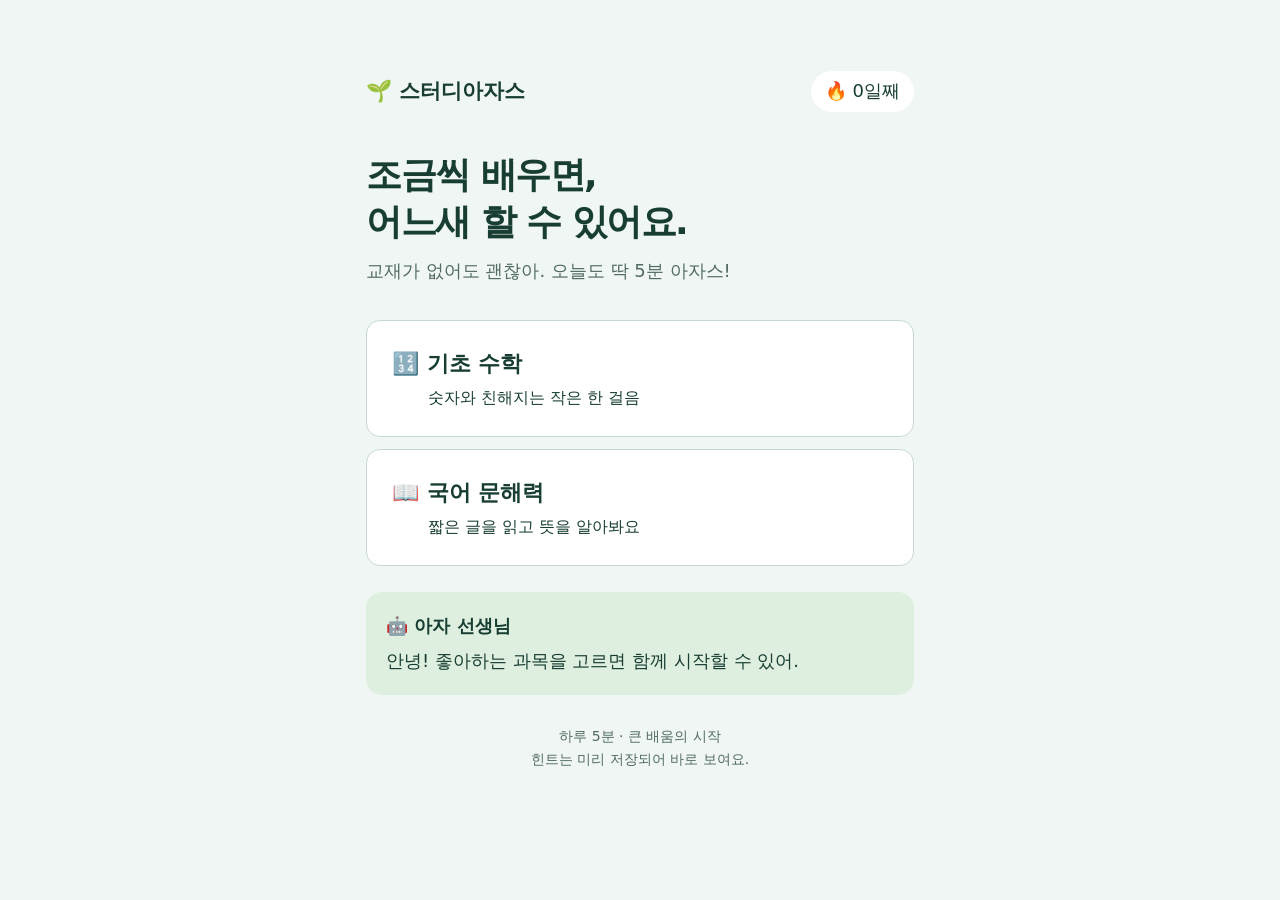
<file: index.html>
<!doctype html>
<html lang="ko">
<meta charset="utf-8">
<meta name="viewport" content="width=device-width, initial-scale=1">
<title>스터디아자스 · 하루 5분</title>
<style>
  * { box-sizing: border-box; }
  body { margin: 0; background: #eff6f3; color: #183e34; font: 18px/1.6 system-ui, sans-serif; }
  main { max-width: 600px; margin: 45px auto; padding: 26px; }
  header { display: flex; align-items: center; justify-content: space-between; gap: 12px; }
  header strong { font-size: 21px; }
  #streak { background: #fff; padding: 6px 14px; border-radius: 25px; white-space: nowrap; }
  h1 { font-size: 36px; line-height: 1.3; margin: 40px 0 12px; letter-spacing: -1.5px; }
  h2 { font-size: 25px; line-height: 1.5; }
  p { margin: 12px 0 22px; }
  .muted { color: #526b62; }
  .card { background: white; padding: 25px; border-radius: 22px; margin-top: 24px; border: 1px solid #dbe6e0; }
  button { font: inherit; cursor: pointer; border: 1px solid #c5d9cd; border-radius: 14px; padding: 17px 20px; background: white; color: inherit; width: 100%; margin-top: 12px; text-align: left; }
  button:hover { background: #e9f5ed; border-color: #287550; }
  button:focus-visible { outline: 3px solid #d48b17; outline-offset: 3px; }
  button:disabled { cursor: default; }
  .primary { background: #226346; color: white; text-align: center; border-color: #226346; }
  .primary:hover { background: #184b34; color: white; }
  .subject { font-size: 22px; font-weight: 700; padding: 25px; }
  .subject small { display: block; font-size: 16px; font-weight: 400; margin: 4px 0 0 36px; }
  .bubble { background: #dfefdf; border-radius: 16px; padding: 20px; margin-top: 26px; }
  .bubble p { margin: 6px 0 0; }
  .back { width: auto; border: 0; background: none; padding: 4px 0; font-size: 16px; }
  progress { width: 100%; height: 12px; accent-color: #287550; }
  .wrong { background: #fff1df; border-color: #bb743a; }
  .correct { background: #dfefdf; border-color: #287550; }
  footer { font-size: 14px; color: #526b62; text-align: center; margin-top: 30px; }
  [hidden] { display: none !important; }
  @media(max-width: 480px) { main { margin: 12px auto; padding: 20px; } h1 { font-size: 31px; } .card { padding: 20px; } }
</style>
<main>
  <header><strong>🌱 스터디아자스</strong><span id="streak"></span></header>
  <section id="home">
    <h1>조금씩 배우면,<br>어느새 할 수 있어요.</h1>
    <p class="muted">교재가 없어도 괜찮아. 오늘도 딱 5분 아자스!</p>
    <button class="subject" data-subject="math">🔢 기초 수학<small>숫자와 친해지는 작은 한 걸음</small></button>
    <button class="subject" data-subject="korean">📖 국어 문해력<small>짧은 글을 읽고 뜻을 알아봐요</small></button>
    <div class="bubble"><strong>🤖 아자 선생님</strong><p id="greeting"></p></div>
  </section>
  <section id="study" hidden>
    <button class="back" id="homeButton">홈으로</button>
    <p id="stage" class="muted"></p>
    <progress id="progress" value="0" max="5"></progress>
    <div class="card"><h2 id="question"></h2><div id="answers"></div></div>
    <div class="bubble" aria-live="polite"><strong>🤖 아자 선생님</strong><p id="feedback"></p></div>
    <button id="next" class="primary" hidden>다음 문제</button>
  </section>
  <section id="done" class="card" hidden aria-live="polite">
    <h1>🔥 오늘도 아자스!</h1><p id="result"></p>
    <button id="finish" class="primary">홈으로 돌아가기</button>
  </section>
  <footer>하루 5분 · 큰 배움의 시작<br>힌트는 미리 저장되어 바로 보여요.</footer>
</main>
<script>
// 문제: [질문, 보기 4개, 정답 번호(0부터), 쉬운 말 힌트]
const questions = {
  math: {
    test: [
      ['3 + 2는 얼마일까요?', ['4', '5', '6', '7'], 1, ''],
      ['10 - 4는 얼마일까요?', ['4', '5', '6', '7'], 2, '']
    ],
    basic: [
      ['사과 2개에 1개를 더 받았어요. 모두 몇 개일까요?', ['1개', '2개', '3개', '4개'], 2, '사과 2개를 떠올려요. 거기에 하나를 더 세어 봐요.'],
      ['연필 5자루 중 2자루를 줬어요. 몇 자루 남았을까요?', ['2자루', '3자루', '4자루', '5자루'], 1, '다섯 손가락을 펴고 두 손가락을 접어 봐요.'],
      ['4 + 3은 얼마일까요?', ['5', '6', '7', '8'], 2, '4 다음부터 숫자를 세 번 더 세어 봐요.'],
      ['귤 6개를 두 사람이 똑같이 나누면 한 사람은 몇 개를 받을까요?', ['2개', '3개', '4개', '6개'], 1, '두 사람에게 귤을 하나씩 번갈아 주어 봐요.'],
      ['2개씩 담긴 과자 봉지가 3개예요. 과자는 모두 몇 개일까요?', ['3개', '4개', '5개', '6개'], 3, '2개, 또 2개, 또 2개를 모아 봐요.']
    ],
    normal: [
      ['사과 12개 중 5개를 먹었어요. 몇 개 남았을까요?', ['5개', '6개', '7개', '8개'], 2, '12에서 먼저 2를 빼고, 남은 3을 더 빼 봐요.'],
      ['한 줄에 4명씩 3줄로 섰어요. 모두 몇 명일까요?', ['7명', '10명', '12명', '16명'], 2, '4명을 세 번 모아요. 4 + 4 + 4를 계산해 봐요.'],
      ['사탕 15개를 3명이 똑같이 나눠요. 한 명은 몇 개를 받을까요?', ['3개', '4개', '5개', '6개'], 2, '3명에게 하나씩 주면 한 번에 3개가 줄어요. 몇 번 나눌 수 있을까요?'],
      ['500원짜리 공책과 300원짜리 연필을 사요. 모두 얼마일까요?', ['200원', '600원', '700원', '800원'], 3, '100원이 다섯 개, 또 세 개 있어요. 함께 세어 봐요.'],
      ['피자 한 판을 4조각으로 똑같이 나눴어요. 한 조각은 전체의 얼마일까요?', ['1/2', '1/3', '1/4', '1/5'], 2, '아래 숫자는 전체 조각 수, 위 숫자는 고른 조각 수예요.']
    ]
  },
  korean: {
    test: [
      ['민수는 비가 와서 우산을 썼어요. 우산을 쓴 까닭은 무엇일까요?', ['더워서', '비가 와서', '배가 고파서', '졸려서'], 1, ''],
      ['“도서관에서는 조용히 해요.” 어떻게 해야 할까요?', ['크게 노래해요', '뛰어다녀요', '작은 소리로 말해요', '소리를 질러요'], 2, '']
    ],
    basic: [
      ['지우는 아침에 빵을 먹었어요. 지우가 먹은 것은 무엇일까요?', ['밥', '빵', '사과', '우유'], 1, '문장에서 “먹었어요” 바로 앞에 있는 말을 찾아봐요.'],
      ['“문을 살며시 닫아요.” 문을 어떻게 닫을까요?', ['세게', '빠르게', '조용하고 가볍게', '활짝'], 2, '자는 아기가 깨지 않게 문을 닫는 모습을 생각해 봐요.'],
      ['수아는 목이 말라 물을 마셨어요. 물을 마신 까닭은 무엇일까요?', ['목이 말라서', '추워서', '졸려서', '심심해서'], 0, '무엇 때문에 물을 찾았는지 문장을 다시 읽어 봐요.'],
      ['“차가운”과 반대되는 말은 무엇일까요?', ['시원한', '작은', '따뜻한', '빠른'], 2, '얼음물과 따뜻한 차를 만졌을 때 느낌을 떠올려 봐요.'],
      ['먼저 손을 씻고, 그다음 밥을 먹었어요. 먼저 한 일은 무엇일까요?', ['밥 먹기', '손 씻기', '잠자기', '책 읽기'], 1, '“먼저”라는 말 바로 뒤를 살펴봐요.']
    ],
    normal: [
      ['하늘이 어두워지고 천둥이 쳤어요. 곧 어떤 일이 생길까요?', ['꽃이 피어요', '눈이 녹아요', '비가 와요', '해가 떠요'], 2, '어두운 구름과 천둥은 어떤 날씨에 자주 나타날까요?'],
      ['영수는 친구가 떨어뜨린 책을 주워 주었어요. 영수의 행동을 나타내는 말은?', ['친절해요', '게을러요', '화가 나요', '겁이 많아요'], 0, '친구를 도와주는 사람에게 어떤 말을 해 주고 싶나요?'],
      ['물은 소중해요. 양치할 때 컵을 쓰면 물을 아낄 수 있어요. 이 글이 권하는 행동은?', ['물을 계속 틀어요', '양치를 안 해요', '컵으로 물을 받아 써요', '물을 버려요'], 2, '물을 적게 쓰는 방법이 글에 나와 있어요.'],
      ['“약속 시간을 지키려고 발걸음을 재촉했어요.” 어떤 모습일까요?', ['천천히 걸어요', '빠르게 걸어요', '앉아 쉬어요', '잠을 자요'], 1, '약속에 늦지 않으려면 어떻게 걸어야 할까요?'],
      ['씨앗을 심고 물을 주었어요. 며칠 뒤 싹이 났어요. 가장 나중에 일어난 일은?', ['씨앗을 사요', '씨앗을 심어요', '물을 줘요', '싹이 나요'], 3, '“며칠 뒤”라는 말 다음에 일어난 일을 찾아봐요.']
    ]
  }
};
const $ = id => document.getElementById(id);
// UTC 대신 기기의 날짜를 사용해 자정 기준으로 출석을 계산해요.
function dateKey(date = new Date()) {
  return `${date.getFullYear()}-${String(date.getMonth()+1).padStart(2,'0')}-${String(date.getDate()).padStart(2,'0')}`;
}
let record = { date: '', count: 0 }, storageAvailable = true;
try {
  const saved = JSON.parse(localStorage.getItem('study-ajas') || 'null');
  if (saved && typeof saved.date === 'string' && Number.isInteger(saved.count) && saved.count > 0) record = saved;
} catch { storageAvailable = false; }
function streakState() {
  const yesterday = new Date(); yesterday.setDate(yesterday.getDate()-1);
  const active = record.date === dateKey() || record.date === dateKey(yesterday);
  return { count: active ? record.count : 0, broken: !!record.date && !active };
}
let subject, mode, level, index, score, list, answered;
function show(screen) {
  ['home','study','done'].forEach(id => $(id).hidden = id !== screen);
}
function home() {
  const state = streakState();
  $('streak').textContent = `🔥 ${state.count}일째`;
  $('greeting').textContent = state.broken ? '괜찮아, 쉬운 문제 하나로 다시 시작하자! 오늘은 한 문제 미션이야.' : '안녕! 좋아하는 과목을 고르면 함께 시작할 수 있어.';
  show('home');
}
document.querySelectorAll('[data-subject]').forEach(button => button.onclick = () => {
  subject = button.dataset.subject; mode = 'test'; index = 0; score = 0;
  list = questions[subject].test; show('study'); render();
});
function render(message) {
  answered = false;
  const q = list[index];
  $('stage').textContent = `${subject === 'math' ? '기초 수학' : '국어 문해력'} · ${mode === 'test' ? '레벨 체크' : level === 'basic' ? '기초 탄탄' : '차근차근 실력'} ${index+1}/${list.length}`;
  $('progress').max = list.length; $('progress').value = index;
  $('question').textContent = q[0]; $('answers').replaceChildren(); $('next').hidden = true;
  $('feedback').textContent = message || (mode === 'test' ? '지금 아는 만큼 골라 봐. 틀려도 괜찮아!' : '천천히 읽고 골라 봐. 틀리면 힌트를 줄게!');
  q[1].forEach((text, i) => {
    const button = document.createElement('button'); button.textContent = text;
    button.onclick = () => {
      if (answered) return;
      if (mode !== 'test' && i !== q[2]) {
        button.classList.add('wrong'); button.disabled = true;
        $('feedback').textContent = '다시 해 볼까? ' + q[3]; return;
      }
      answered = true;
      if (i === q[2]) score++;
      if (mode !== 'test') button.classList.add('correct');
      document.querySelectorAll('#answers button').forEach(b => b.disabled = true);
      $('progress').value = index+1;
      $('feedback').textContent = mode === 'test' ? '답을 기록했어. 잘하고 있어!' : '맞았어! 한 걸음 더 자랐네. 아자스!';
      $('next').textContent = index === list.length-1 ? (mode === 'test' ? '내 수준으로 시작하기' : '오늘 공부 완료') : '다음 문제';
      $('next').hidden = false; $('next').focus();
    };
    $('answers').append(button);
  });
}
$('next').onclick = () => {
  if (!answered) return;
  index++;
  if (index < list.length) return render();
  if (mode === 'test') {
    level = score === 2 ? 'normal' : 'basic'; mode = 'quiz'; index = 0;
    if (streakState().broken) level = 'basic';
    list = questions[subject][level];
    if (streakState().broken) list = list.slice(0,1);
    return render(`${level === 'basic' ? '기초 탄탄' : '차근차근 실력'} 단계부터 시작할게! 아자스!`);
  }
  const today = dateKey(), already = record.date === today;
  if (!already) {
    record = { date: today, count: streakState().count + 1 };
    try { localStorage.setItem('study-ajas', JSON.stringify(record)); } catch { storageAvailable = false; }
  }
  $('streak').textContent = `🔥 ${record.count}일째`;
  $('result').textContent = (already ? '오늘 출석은 이미 기록했어. 한 번 더 공부했구나!' : `연속 출석 +1일! ${record.count}일째 함께 공부했어.`) + (storageAvailable ? ' 내일도 딱 5분, 함께하자!' : ' 이 브라우저에서는 기록을 저장할 수 없어.');
  show('done');
};
$('homeButton').onclick = home; $('finish').onclick = home;
home();
</script>
</html>
</file>
